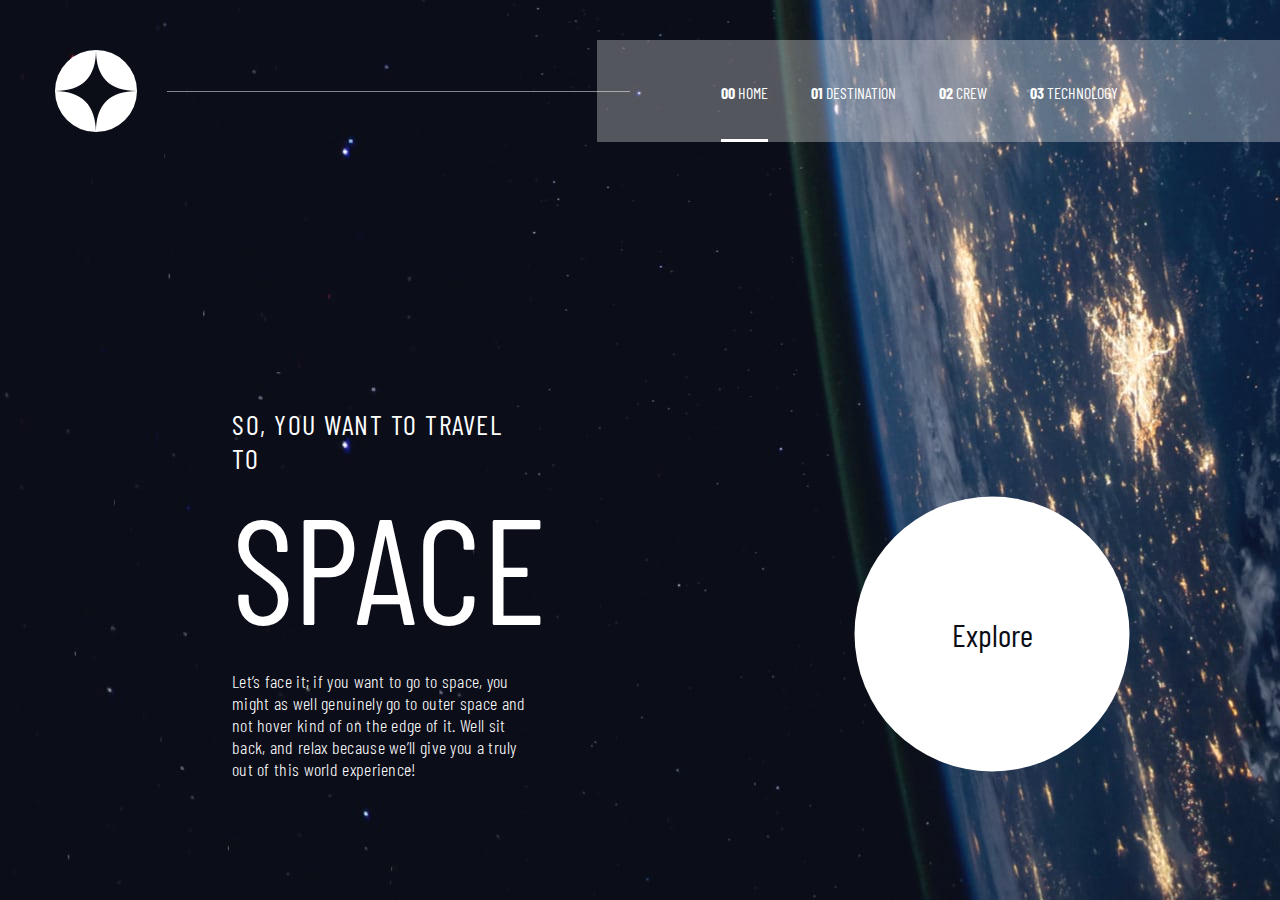
<file: index.html>
<!DOCTYPE html>
<html lang="en">
<head>
  <meta charset="UTF-8">
  <meta name="viewport" content="width=device-width, initial-scale=1.0">

  <link rel="icon" type="image/png" sizes="32x32" href="./assets/favicon-32x32.png">
  <link rel="stylesheet" href="app/css/style.css">
  <link href="https://fonts.googleapis.com/css2?family=Barlow+Condensed:wght@400;700&display=swap" rel="stylesheet">

  <script defer src="app/js/script.js"></script>
  
  <title>Frontend Mentor | Space tourism website</title>
</head>
<body class="bg_home">
  <div>
    <div class="mobile_menu mobile_menu_hidden">
      <div onclick="toggleMobileMenu()" class="menu_toggle">X</div>
      <div class="mobile_menu_container">
        <ul>
          <li onclick="toggleMobileMenu()" class="mobile_menu_selected"><a href="index.html"><p>00 <span>Home</span></p></a></li>
          <li onclick="toggleMobileMenu()"><a href="destination.html"><p>01 <span>Destination</span></p></a></li>
          <li onclick="toggleMobileMenu()"><a href="crew.html"><p>02 <span>Crew</span></p></a></li>
          <li onclick="toggleMobileMenu()"><a href="technology.html"><p>03 <span>Technology</span></p></a></li>
        </ul>
      </div>
  </div>
    <div class="header">
      <img src="assets/shared/logo.svg" alt="logo" class="logo">
      <div class="nav_line"></div>
      <nav class="nav">
        <ul>
          <li class="selected_nav_item"><a href="index.html"><p class="nav_item_number">00 <span>Home</span></p></a></li>
          <li><a href="destination.html"><p class="nav_item_number">01 <span>Destination</span></p></a></li>
          <li><a href="crew.html"><p class="nav_item_number">02 <span>Crew</span></p></a></li>
          <li><a href="technology.html"><p class="nav_item_number">03 <span>Technology</span></p></a></li>
        </ul>
      </nav>
      <img onclick="toggleMobileMenu()" src="./assets/shared/icon-hamburger.svg" alt="hame menu" class="ham_menu">
    </div>
    <div class="home_page">
      <div class="left_block">
        <div class="content">
          <p class="subheading">So, you want to travel to</p>
          <p class="heading">Space</p>
          <p class="details">Let’s face it; if you want to go to space, you might as well genuinely go to 
            outer space and not hover kind of on the edge of it. Well sit back, and relax 
            because we’ll give you a truly out of this world experience!</p>
        </div>
      </div>
      <div class="right_block">
        <div class="explore">
          <div class="explore2">
            Explore
          </div>
        </div>
      </div>
    </div>
  </div>

  <!-- 00 Home
  01 Destination
  02 Crew
  03 Technology

  So, you want to travel to
  Space
  Let’s face it; if you want to go to space, you might as well genuinely go to 
  outer space and not hover kind of on the edge of it. Well sit back, and relax 
  because we’ll give you a truly out of this world experience! -->
</body>
</html>
</file>
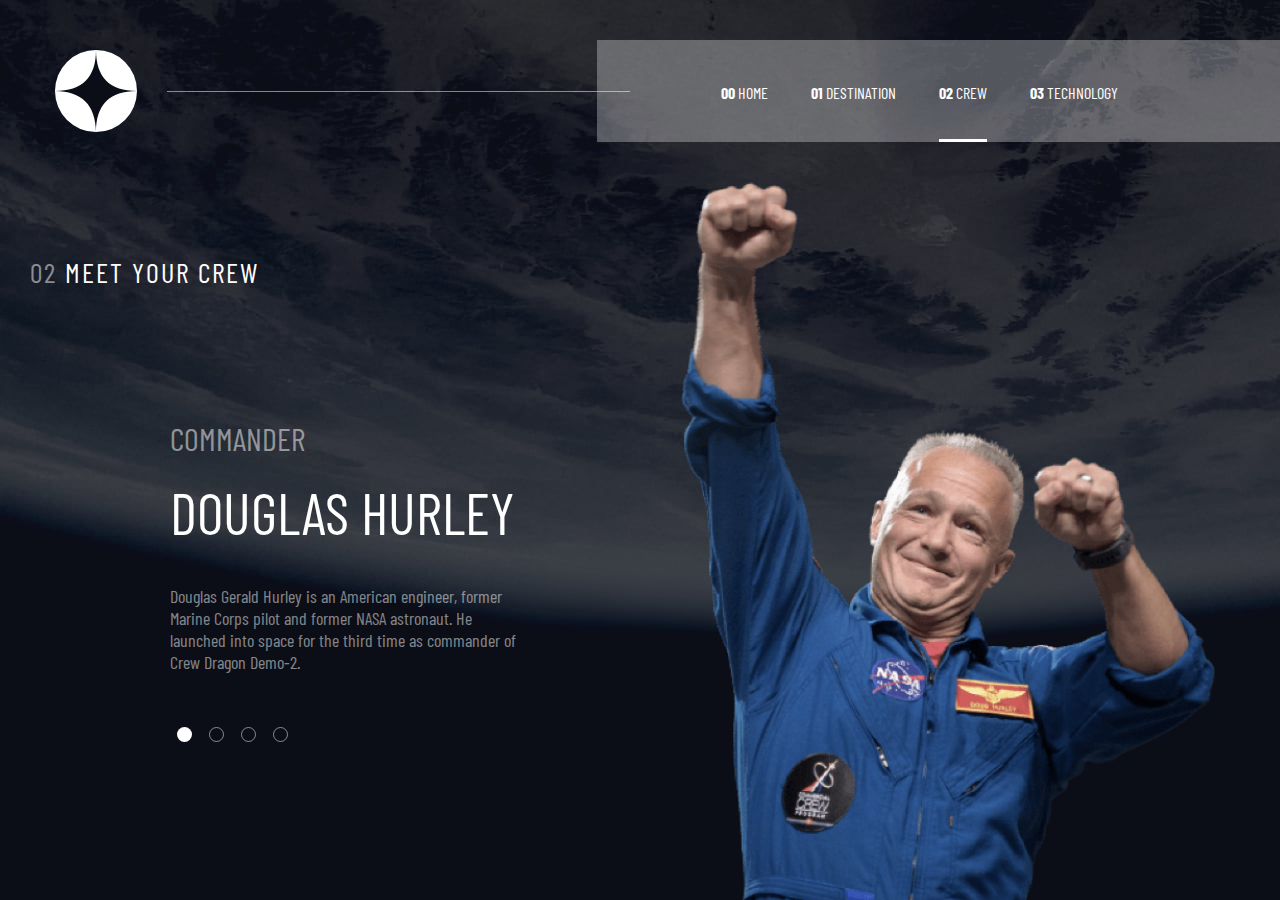
<file: crew.html>
<!DOCTYPE html>
<html lang="en">
<head>
    <meta charset="UTF-8">
    <meta http-equiv="X-UA-Compatible" content="IE=edge">
    <meta name="viewport" content="width=device-width, initial-scale=1.0">
    <title>Document</title>
    <link rel="stylesheet" href="app/css/style.css">
    <link href="https://fonts.googleapis.com/css2?family=Barlow+Condensed:wght@400;700&display=swap" rel="stylesheet">

    <script defer src="app/js/script.js"></script>
</head>
<body class="bg_crew">
    <div>
        <div class="mobile_menu mobile_menu_hidden">
            <div onclick="toggleMobileMenu()" class="menu_toggle">X</div>
            <div class="mobile_menu_container">
              <ul>
                <li onclick="toggleMobileMenu()" class="mobile_menu_selected"><a href="index.html"><p>00 <span>Home</span></p></a></li>
                <li onclick="toggleMobileMenu()"><a href="destination.html"><p>01 <span>Destination</span></p></a></li>
                <li onclick="toggleMobileMenu()"><a href="crew.html"><p>02 <span>Crew</span></p></a></li>
                <li onclick="toggleMobileMenu()"><a href="technology.html"><p>03 <span>Technology</span></p></a></li>
              </ul>
            </div>
        </div>
        <div class="header">
            <img src="assets/shared/logo.svg" alt="logo" class="logo">
            <div class="nav_line"></div>
            <nav class="nav">
              <ul>
                <li ><a href="index.html"><p class="nav_item_number">00 <span>Home</span></p></a></li>
                <li><a href="destination.html"><p class="nav_item_number">01 <span>Destination</span></p></a></li>
                <li class="selected_nav_item"><a href="crew.html"><p class="nav_item_number">02 <span>Crew</span></p></a></li>
                <li><a href="technology.html"><p class="nav_item_number">03 <span>Technology</span></p></a></li>
              </ul>
            </nav>
            <img onclick="toggleMobileMenu()" src="./assets/shared/icon-hamburger.svg" alt="hame menu" class="ham_menu">
          </div>
          <div class="crew_page">
            <div class="subheading"><span>02</span> Meet your crew</div>
            <div class="crew_page_container">
                <div class="left_block">
                    <div class="left_box">
                        <div class="crew_details_box">
                            <div class="crew_member_post">Commander</div>
                            <div class="crew_member_name">Douglas Hurley</div>
                            <p class="crew_member_desc">Douglas Gerald Hurley is an American engineer, former Marine Corps pilot 
                                and former NASA astronaut. He launched into space for the third time as 
                                commander of Crew Dragon Demo-2.</p>
                        </div>
                        <div class="crew_selection_panel">
                            <ul>
                                <div onclick="selectCrew(0)" id="crew_member_1" class="crew_selection_dot crew_member_selected"></div>
                                <div onclick="selectCrew(1)" id="crew_member_2" class="crew_selection_dot "></div>
                                <div onclick="selectCrew(2)" id="crew_member_3" class="crew_selection_dot "></div>
                                <div onclick="selectCrew(3)" id="crew_member_4" class="crew_selection_dot "></div>
                            </ul>
                        </div>
                    </div>
                </div>
                <div class="right_block">
                    <img id="crew_member_img" src="./assets/crew/image-douglas-hurley.png" alt="Douglas Hurley" class="crew_member_img">
                </div>
            </div>
          </div>
    </div>
</body>
</html>
</file>
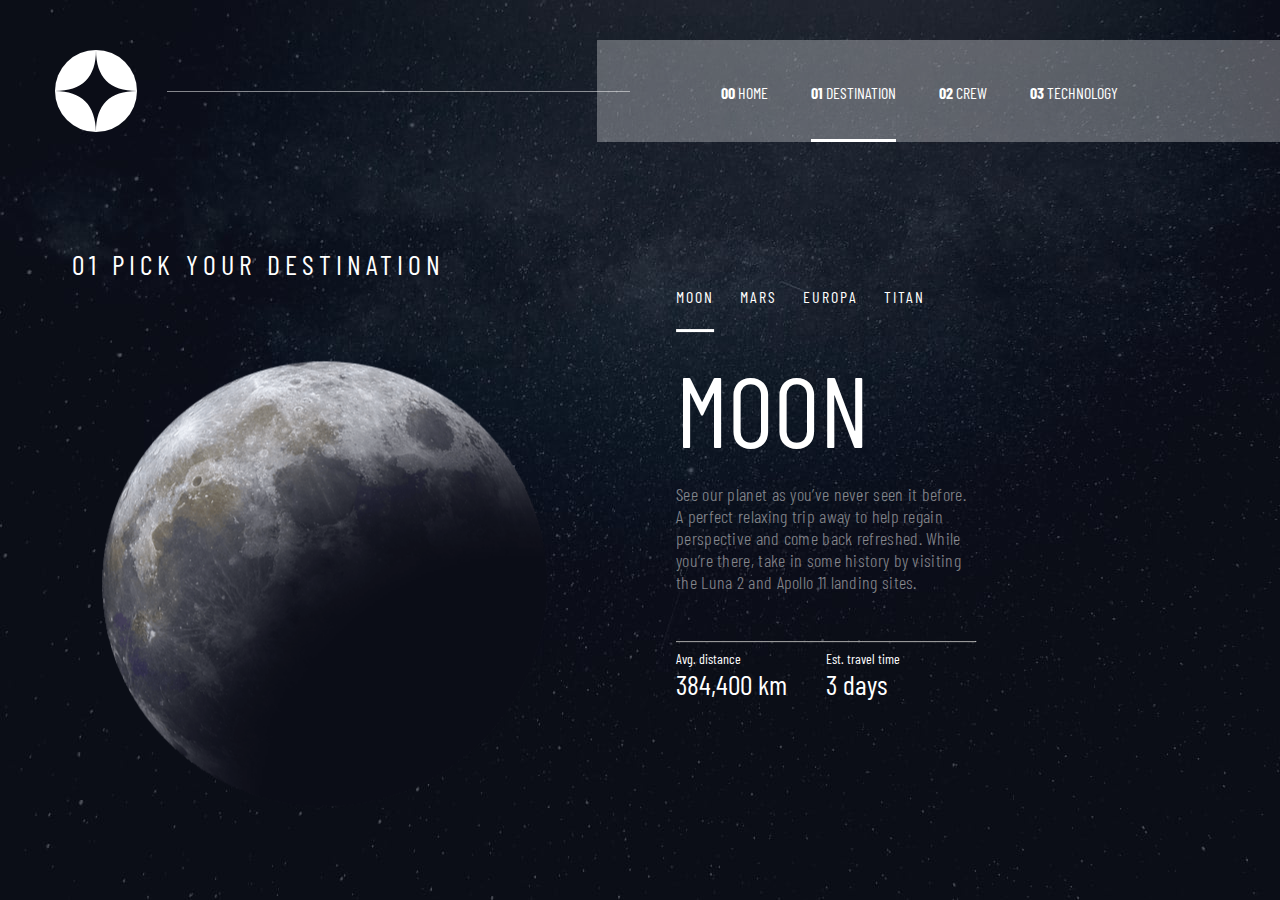
<file: destination.html>
<!DOCTYPE html>
<html lang="en">
<head>
    <meta charset="UTF-8">
    <meta http-equiv="X-UA-Compatible" content="IE=edge">
    <meta name="viewport" content="width=device-width, initial-scale=1.0">

    <link rel="stylesheet" href="app/css/style.css">
  <link href="https://fonts.googleapis.com/css2?family=Barlow+Condensed:wght@400;700&display=swap" rel="stylesheet">

  <script defer src="app/js/script.js"></script>

    <title>Document</title>
</head>
<body class="bg_destination">
    <div>
        <div class="mobile_menu mobile_menu_hidden">
            <div onclick="toggleMobileMenu()" class="menu_toggle">X</div>
            <div class="mobile_menu_container">
              <ul>
                <li onclick="toggleMobileMenu()" class="mobile_menu_selected"><a href="index.html"><p>00 <span>Home</span></p></a></li>
                <li onclick="toggleMobileMenu()"><a href="destination.html"><p>01 <span>Destination</span></p></a></li>
                <li onclick="toggleMobileMenu()"><a href="crew.html"><p>02 <span>Crew</span></p></a></li>
                <li onclick="toggleMobileMenu()"><a href="technology.html"><p>03 <span>Technology</span></p></a></li>
              </ul>
            </div>
        </div>
        <div class="header">
            <img src="assets/shared/logo.svg" alt="logo" class="logo">
            <div class="nav_line"></div>
            <nav class="nav">
              <ul>
                <li ><a href="index.html"><p class="nav_item_number">00 <span>Home</span></p></a></li>
                <li class="selected_nav_item"><a href="destination.html"><p class="nav_item_number">01 <span>Destination</span></p></a></li>
                <li><a href="crew.html"><p class="nav_item_number">02 <span>Crew</span></p></a></li>
                <li><a href="technology.html"><p class="nav_item_number">03 <span>Technology</span></p></a></li>
              </ul>
            </nav>
            <img onclick="toggleMobileMenu()" src="./assets/shared/icon-hamburger.svg" alt="hame menu" class="ham_menu">
        </div>
        <!-- body -->
        <div class="destination_page">
            <div class="left_block">
                <div class="left_block_container">
                    <div class="subheading">
                        01 Pick your destination
                    </div>
                    <img id="planet_img" src="./assets/destination/image-moon.png" alt="Moon" class="planet_img">
                </div>
            </div>
            <div class="right_block">
                <div class="container">
                    <div class="planet_selector_list">
                        <ul>
                            <li id="moon" onclick="selectPlanet('moon')" class="selected_planet">Moon</li>
                            <li id="mars" onclick="selectPlanet('mars')">Mars</li>
                            <li id="europa" onclick="selectPlanet('europa')">Europa</li>
                            <li id="titan" onclick="selectPlanet('titan')">Titan</li>
                        </ul>
                    </div>
                    <div class="planet">
                        <div class="planet_title">Moon</div>
                        <div class="planet_desc">
                            See our planet as you’ve never seen it before. A perfect relaxing trip away to help 
  regain perspective and come back refreshed. While you’re there, take in some history by visiting the Luna 2 and Apollo 11 landing sites.
                        </div>
                        <hr size="1">
                        <div class="planet_details_container">
                            <div class="planet_distances">
                               <span class="subh2 d_block">Avg. distance</span>
                                <span class="planet_avg_dis subh1 d_block">384,400 km</span> 
                            </div>
                            <div class="planet_travel_times">
                                <span class="  subh2 d_block">Est. travel time</span>
                                <span class="planet_est_time subh1 d_block">3 days</span> 
                            </div>
                        </div>
                    </div>
                </div>
            </div>
        </div>
    </div>
</body>
</html>
</file>
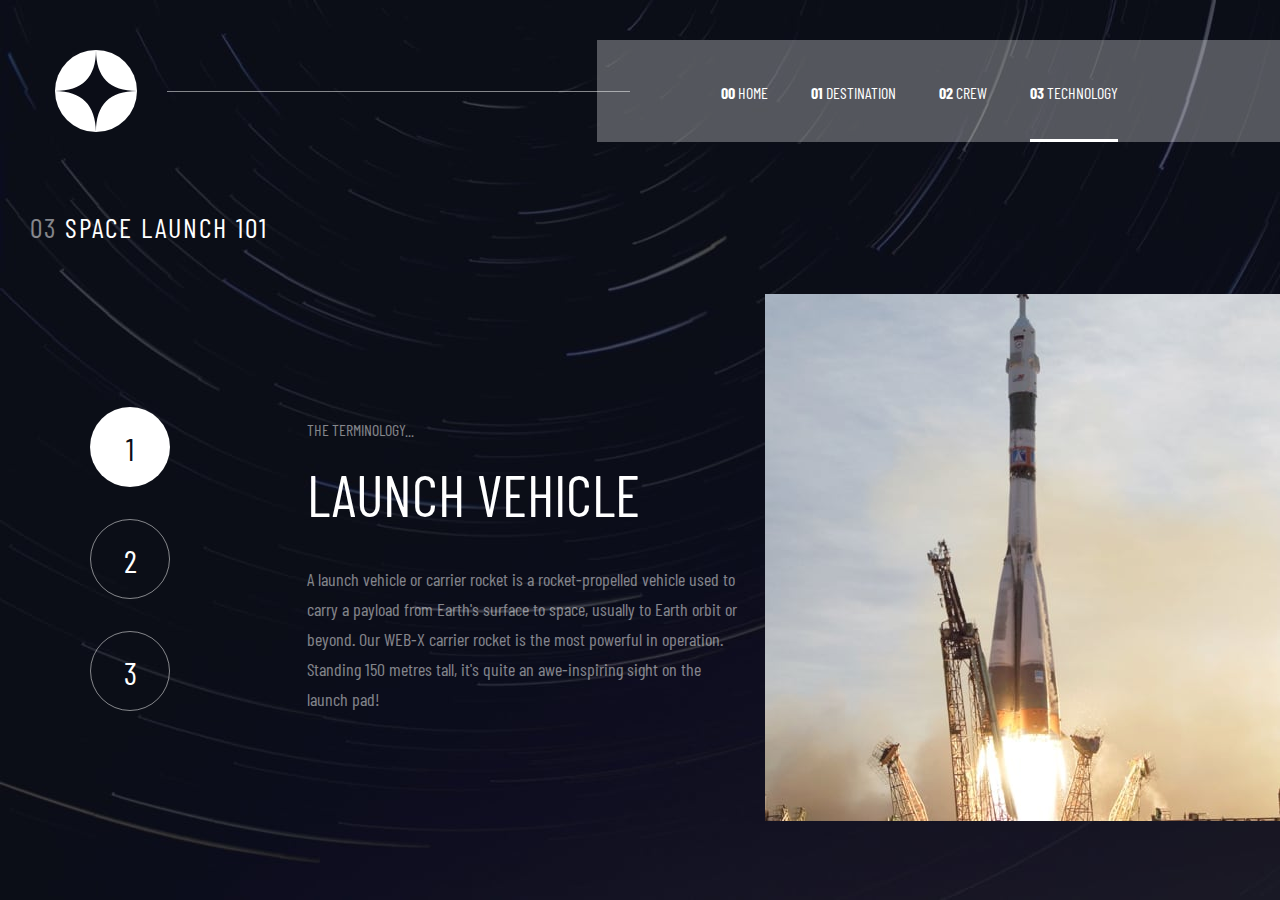
<file: technology.html>
<!DOCTYPE html>
<html lang="en">
<head>
    <meta charset="UTF-8">
    <meta http-equiv="X-UA-Compatible" content="IE=edge">
    <meta name="viewport" content="width=device-width, initial-scale=1.0">
    <title>Document</title>

    <link rel="stylesheet" href="app/css/style.css">
    <link href="https://fonts.googleapis.com/css2?family=Barlow+Condensed:wght@400;700&display=swap" rel="stylesheet">

    <script defer src="app/js/script.js"></script>
</head>
<body class="bg_technology">
    <div>
      <div class="mobile_menu mobile_menu_hidden">
        <div onclick="toggleMobileMenu()" class="menu_toggle">X</div>
        <div class="mobile_menu_container">
          <ul>
            <li onclick="toggleMobileMenu()" class="mobile_menu_selected"><a href="index.html"><p>00 <span>Home</span></p></a></li>
            <li onclick="toggleMobileMenu()"><a href="destination.html"><p>01 <span>Destination</span></p></a></li>
            <li onclick="toggleMobileMenu()"><a href="crew.html"><p>02 <span>Crew</span></p></a></li>
            <li onclick="toggleMobileMenu()"><a href="technology.html"><p>03 <span>Technology</span></p></a></li>
          </ul>
        </div>
    </div>
        <div class="header">
            <img src="assets/shared/logo.svg" alt="logo" class="logo">
            <div class="nav_line"></div>
            <nav class="nav">
              <ul>
                <li ><a href="index.html"><p class="nav_item_number">00 <span>Home</span></p></a></li>
                <li><a href="destination.html"><p class="nav_item_number">01 <span>Destination</span></p></a></li>
                <li><a href="crew.html"><p class="nav_item_number">02 <span>Crew</span></p></a></li>
                <li class="selected_nav_item"><a href="technology.html"><p class="nav_item_number">03 <span>Technology</span></p></a></li>
              </ul>
            </nav>
            <img onclick="toggleMobileMenu()" src="./assets/shared/icon-hamburger.svg" alt="hame menu" class="ham_menu">
          </div>
          <div class="page_technology">
            <div class="subheading"><span>03</span> Space launch 101</div>
            <div class="page_technology_container">
                <div class="selection">
                    <div onclick="selectTech(0)" id="tech_select_1" class="selection_circle tech_selected">1</div>
                    <div onclick="selectTech(1)" id="tech_select_2" class="selection_circle ">2</div>
                    <div onclick="selectTech(2)" id="tech_select_3" class="selection_circle ">3</div>
                </div>
                <div class="details_container">
                    <div class="tech_details_terminology">The terminology...</div>
                    <div class="tech_details_name">Launch vehicle</div>
                    <p class="tech_details_desc">A launch vehicle or carrier rocket is a rocket-propelled vehicle used to carry a 
                        payload from Earth's surface to space, usually to Earth orbit or beyond. Our 
                        WEB-X carrier rocket is the most powerful in operation. Standing 150 metres tall, 
                        it's quite an awe-inspiring sight on the launch pad!</p>
                </div>
                <div class="tech_img">
                    <img id="tech_img" src="./assets/technology/image-launch-vehicle-portrait.jpg" alt="terminology pic">
                </div>
            </div>
          </div>
    </div>
</body>
</html>
</file>
<file: app/css/style.css>
html {
  box-sizing: border-box;
  height: 100%;
}

body {
  margin: 0;
  height: 100%;
}

*, *::before, *::after {
  position: relative;
  box-sizing: inherit;
  font-family: "Barlow Condensed", sans-serif;
}

.subh1 {
  font-size: 28px;
}

.subh2 {
  font-size: 14px;
}

.d_block {
  display: block;
}

.bg_home {
  background-image: url("../../assets/home/background-home-desktop.jpg");
  background-size: cover;
  background-attachment: fixed;
  width: 100vw;
  height: 100vh;
  margin: 0;
}

.home_page {
  margin: 0px;
  position: relative;
  top: 20vh;
  width: 100vw;
  display: flex;
}
.home_page .left_block {
  display: block;
  width: 50%;
  height: auto;
}
.home_page .left_block .content {
  padding: 20px;
  top: 100%;
  left: 60%;
  transform: translate(-50%, -50%);
  color: rgb(255, 255, 255);
  max-width: 344px;
}
.home_page .left_block .content .subheading {
  text-transform: uppercase;
  margin: 0;
  font-size: 28px;
  letter-spacing: 1.5px;
  font-weight: 400;
}
.home_page .left_block .content .heading {
  text-transform: uppercase;
  margin: 0;
  font-size: 150px;
}
.home_page .left_block .content .details {
  margin: 0;
  margin-top: 15px;
  font-size: 18px;
  font-weight: 300;
  letter-spacing: 0.3px;
}
.home_page .right_block {
  display: block;
  height: auto;
  width: 50%;
  color: rgb(11, 13, 23);
  font-size: 32px;
}
.home_page .right_block .explore {
  margin: 0;
  width: 375px;
  height: 375px;
  top: 110%;
  left: 55%;
  transform: translate(-50%, -50%);
  padding: 50px 50px;
  background-color: transparent;
  border: none;
  border-radius: 50%;
  cursor: pointer;
}
.home_page .right_block .explore:hover {
  background-color: rgba(255, 255, 255, 0.5);
}
.home_page .right_block .explore2 {
  margin: 0;
  width: 275px;
  height: 275px;
  background-color: rgb(255, 255, 255);
  border: none;
  border-radius: 50%;
  text-align: center;
  vertical-align: middle;
  line-height: 275px;
}

.header {
  position: absolute;
  width: 100%;
  display: flex;
  justify-content: end;
  align-items: center;
  padding-top: 40px;
  padding-bottom: 40px;
  padding-left: 0px;
  padding-right: 0px;
}
.header .logo {
  margin-left: 55px;
  margin-right: auto;
  width: 6.4vw;
  height: auto;
  cursor: pointer;
}
.header .nav_line {
  display: block;
  width: auto;
  flex: auto;
  margin-right: -33px;
  margin-left: 30px;
  height: 1px;
  background-color: rgba(255, 255, 255, 0.5);
}
.header .nav {
  padding-left: 124px;
  padding-right: 162px;
  padding-top: 0px;
  padding-bottom: 0px;
  height: auto;
  background-color: rgba(255, 255, 255, 0.3);
  overflow: visible;
}
.header .nav ul {
  list-style: none;
  text-transform: uppercase;
  background-color: greeb;
  margin: 0px;
  padding: 0;
}
.header .nav ul li {
  display: inline-block;
  font-size: 16px;
  padding-top: 43px;
  padding-bottom: 37px;
  margin-left: 0px;
}
.header .nav ul li:not(:last-child) {
  margin-right: 40px;
}
.header .nav ul li a {
  text-decoration: none;
}
.header .nav ul li:hover::after {
  content: "";
  left: 0;
  right: 0;
  bottom: -37px;
  display: block;
  height: 3px;
  background-color: rgb(255, 255, 255);
  opacity: 0.6;
}
.header .nav ul .selected_nav_item::after {
  content: "";
  left: 0;
  right: 0;
  bottom: -37px;
  display: block;
  height: 3px;
  background-color: white;
}
.header .nav ul .nav_item_number {
  display: inline;
  color: rgb(255, 255, 255);
  font-weight: 700;
}
.header .nav ul .nav_item_number span {
  font-weight: 400;
}
.header .ham_menu {
  display: none;
}

.mobile_menu_hidden {
  width: 0px !important;
}

.mobile_menu {
  visibility: hidden;
  position: fixed;
  top: 0;
  right: 0;
  width: 70vw;
  height: 100vh;
  background-color: transparent;
  z-index: 3;
  transition: width 300ms ease-in-out;
}
.mobile_menu::before {
  content: "";
  position: absolute;
  width: 100%;
  height: 100%;
  -webkit-backdrop-filter: blur(30px);
          backdrop-filter: blur(30px);
  z-index: 0;
}
.mobile_menu .menu_toggle {
  color: rgb(255, 255, 255);
  font-size: 28px;
  margin-left: auto;
  margin-right: 28px;
  margin-top: 32px;
  text-align: right;
}
.mobile_menu .mobile_menu_container {
  padding-left: 34px;
  margin-top: 65px;
}
.mobile_menu .mobile_menu_container ul {
  margin: 0;
  padding: 0;
  list-style: none;
}
.mobile_menu .mobile_menu_container ul .mobile_menu_selected {
  border-right: 5px solid rgb(255, 255, 255);
}
.mobile_menu .mobile_menu_container ul li {
  display: block;
  padding-top: 16px;
  padding-bottom: 16px;
}
.mobile_menu .mobile_menu_container ul li a {
  text-decoration: none;
}
.mobile_menu .mobile_menu_container ul li p {
  padding: 0;
  margin: 0;
  font-size: 16px;
  text-transform: uppercase;
  color: rgb(255, 255, 255);
  letter-spacing: 3px;
  font-weight: 700;
}
.mobile_menu .mobile_menu_container ul li p span {
  color: rgb(255, 255, 255);
  font-weight: 400;
}

@media (max-width: 768px) {
  .mobile_menu {
    visibility: hidden;
  }
  .bg_home {
    background-image: url("../../assets/home/background-home-tablet.jpg") !important;
    height: 100% !important;
  }
  .header {
    padding-top: 0px;
  }
  .header .logo {
    margin-left: 40px;
  }
  .header .nav_line {
    display: none;
  }
  .header .nav {
    padding-left: 50px;
    padding-right: 50px;
  }
  .header .nav ul li:not(:last-child) {
    margin-right: 28px;
  }
  .header .ham_menu {
    display: none;
  }
  .home_page {
    display: block !important;
  }
  .home_page .left_block {
    width: 100% !important;
  }
  .home_page .left_block .content {
    top: 0 !important;
    left: 50% !important;
    transform: translate(-50%) !important;
    max-width: 450px !important;
  }
  .home_page .left_block .subheading {
    text-align: center;
  }
  .home_page .left_block .heading {
    text-align: center;
  }
  .home_page .left_block .details {
    text-align: center;
  }
  .home_page .right_block {
    width: 100% !important;
    padding-bottom: 60px;
  }
  .home_page .right_block .explore {
    left: 50%;
    transform: translate(-50%);
  }
  .bg_destination {
    background-image: url("../../assets/destination/background-destination-tablet.jpg");
    height: 100% !important;
  }
  .destination_page {
    display: block !important;
    top: 20vh !important;
  }
  .destination_page .left_block {
    width: 100% !important;
    height: auto !important;
    display: block;
    margin: 0 !important;
  }
  .destination_page .left_block .left_block_container {
    position: relative;
    height: auto !important;
    transform: translate(0) !important;
  }
  .destination_page .left_block .left_block_container .subheading {
    padding-left: 30px;
    padding-bottom: 20px;
  }
  .destination_page .left_block .left_block_container .planet_img {
    left: 50% !important;
    max-width: 60vw !important;
    max-height: 60vw !important;
    padding: 20px !important;
  }
  .destination_page .right_block {
    width: 100% !important;
    height: auto !important;
    display: block;
    margin: 0 !important;
  }
  .destination_page .right_block .container {
    width: auto !important;
    left: 0;
    transform: translate(0) !important;
    margin: 40px !important;
    padding-bottom: 70px;
  }
  .destination_page .right_block .container .planet {
    max-width: 444px !important;
    left: 50% !important;
    transform: translate(-50%) !important;
  }
  .destination_page .right_block .container .planet .planet_title {
    text-align: center;
  }
  .destination_page .right_block .container .planet .planet_desc {
    text-align: center;
  }
  .destination_page .right_block .container .planet_selector_list {
    display: flex !important;
    justify-content: space-around;
    align-items: center;
  }
  .destination_page .right_block .container .planet_details_container {
    justify-content: space-evenly !important;
  }
  .destination_page .right_block .container .planet_details_container .planet_distances {
    display: block;
    position: relative;
    width: 50%;
    text-align: center;
  }
  .destination_page .right_block .container .planet_details_container .planet_travel_times {
    display: block;
    position: relative;
    width: 50%;
    text-align: center;
  }
  .bg_crew {
    background-image: url("../../assets/crew/background-crew-tablet.jpg") !important;
  }
  .crew_page {
    display: block !important;
  }
  .crew_page .left_block {
    width: 100% !important;
  }
  .crew_page .left_block .left_box {
    padding-left: 20px !important;
    max-width: 520px !important;
  }
  .crew_page .left_block .left_box .crew_details_box {
    padding-top: 50px !important;
    padding-bottom: 40px !important;
  }
  .crew_page .left_block .left_box .crew_details_box .crew_member_post {
    text-align: center;
  }
  .crew_page .left_block .left_box .crew_details_box .crew_member_name {
    text-align: center;
  }
  .crew_page .left_block .left_box .crew_details_box .crew_member_desc {
    text-align: center;
  }
  .crew_page .left_block .left_box .crew_selection_panel {
    display: flex !important;
    justify-content: space-around !important;
    align-items: center !important;
  }
  .crew_page .right_block {
    width: 100% !important;
  }
  .crew_page .right_block img {
    position: relative !important;
    width: 45vw !important;
    left: 50%;
    transform: translate(-50%) !important;
    padding-left: 0px !important;
  }
  .bg_technology {
    background-image: url("../../assets/technology/background-technology-tablet.jpg") !important;
  }
  .page_technology {
    top: 10vh !important;
  }
  .page_technology .subheading {
    font-size: 18px !important;
  }
  .page_technology .page_technology_container {
    flex-direction: column;
    padding-top: 0px !important;
  }
  .page_technology .page_technology_container .selection {
    flex: auto !important;
    order: 2 !important;
    flex-direction: row !important;
    padding-left: 0px !important;
    margin-top: 56px;
  }
  .page_technology .page_technology_container .selection .selection_circle {
    margin-bottom: 0px !important;
    margin: 10px !important;
  }
  .page_technology .page_technology_container .details_container {
    flex: auto;
    order: 3;
    padding: 30px 30px;
    padding-bottom: 80px;
  }
  .page_technology .page_technology_container .details_container .tech_details_terminology {
    padding-top: 0px !important;
    text-align: center;
  }
  .page_technology .page_technology_container .details_container .tech_details_name {
    padding-top: 20px;
    text-align: center;
  }
  .page_technology .page_technology_container .details_container .tech_details_desc {
    padding-top: 30px !important;
    text-align: center;
  }
  .page_technology .page_technology_container .tech_img {
    flex: auto !important;
    order: 1 !important;
    padding-left: 0px !important;
  }
  .page_technology .page_technology_container .tech_img img {
    width: 100% !important;
  }
}
@media (max-width: 375px) {
  .mobile_menu {
    visibility: visible;
  }
  .bg_home {
    background-image: url("../../assets/home/background-home-mobile.jpg") !important;
  }
  .header {
    padding: 24px;
  }
  .header .logo {
    margin-left: 0px;
  }
  .header .nav_line {
    display: none;
  }
  .header .nav {
    display: none;
  }
  .header .ham_menu {
    display: block;
  }
  .right_block {
    display: block;
  }
  .right_block .explore {
    width: 300px !important;
    height: 300px !important;
  }
  .right_block .explore2 {
    width: 200px !important;
    height: 200px !important;
    line-height: 200px !important;
  }
  .bg_destination .planet .planet_details_container {
    display: block !important;
  }
  .bg_destination .planet .planet_details_container .planet_distances {
    width: 100% !important;
    padding: 15px;
    left: 50%;
    transform: translate(-50%);
  }
  .bg_destination .planet .planet_details_container .planet_travel_times {
    width: 100% !important;
    padding: 15px;
    left: 50%;
    transform: translate(-50%);
  }
  .bg_crew {
    background-image: url("../../assets/crew/background-crew-mobile.jpg") !important;
  }
  .bg_crew .subheading {
    text-align: center !important;
    font-size: 16px !important;
  }
  .crew_page {
    top: 10vh !important;
    display: flex !important;
    flex-direction: column;
  }
  .crew_page .crew_page_container {
    flex-direction: column;
  }
  .crew_page .left_block {
    width: 100% !important;
    order: 2;
  }
  .crew_page .left_block .left_box {
    display: flex !important;
    flex-direction: column;
    max-width: 300px !important;
    padding-left: 0px !important;
    margin-top: 20px !important;
    border-top: 1px solid rgba(255, 255, 255, 0.5);
  }
  .crew_page .left_block .left_box .crew_details_box {
    order: 2;
    padding-top: 28px !important;
    padding-bottom: 6px !important;
  }
  .crew_page .left_block .left_box .crew_details_box .crew_member_post {
    font-size: 16px !important;
    padding-top: 0px !important;
  }
  .crew_page .left_block .left_box .crew_details_box .crew_member_name {
    font-size: 28px !important;
    padding-top: 10px !important;
  }
  .crew_page .left_block .left_box .crew_details_box .crew_member_desc {
    padding-top: 10px !important;
    margin: 0px !important;
  }
  .crew_page .left_block .left_box .crew_selection_panel {
    order: 1;
    padding-top: 20px !important;
    padding-bottom: 0px !important;
  }
  .crew_page .left_block .left_box .crew_selection_panel .crew_selection_dot {
    width: 10px !important;
    height: 10px !important;
    margin: 0px 4px !important;
  }
  .crew_page .right_block {
    width: 100% !important;
    order: 1;
  }
  .crew_page .right_block img {
    position: relative;
    width: 60vw !important;
    padding-top: 40px !important;
  }
  .bg_technology {
    background-image: url("../../assets/technology/background-technology-mobile.jpg") !important;
  }
  .page_technology {
    top: 5vh !important;
  }
  .page_technology .subheading {
    font-size: 16px !important;
  }
  .page_technology .page_technology_container {
    flex-direction: column;
    padding-top: 0px !important;
  }
  .page_technology .page_technology_container .selection {
    flex: auto !important;
    order: 2 !important;
    flex-direction: row !important;
    padding-left: 0px !important;
    margin-top: 56px;
  }
  .page_technology .page_technology_container .selection .selection_circle {
    margin-bottom: 0px !important;
    margin: 10px !important;
    width: 40px !important;
    height: 40px !important;
    font-size: 16px !important;
    line-height: 40px !important;
  }
  .page_technology .page_technology_container .details_container {
    flex: auto;
    order: 3;
    padding: 30px 30px !important;
    padding-bottom: 80px;
  }
  .page_technology .page_technology_container .details_container .tech_details_terminology {
    padding-top: 0px !important;
    text-align: center;
    font-size: 14px !important;
  }
  .page_technology .page_technology_container .details_container .tech_details_name {
    padding-top: 20px !important;
    text-align: center;
    font-size: 28px !important;
  }
  .page_technology .page_technology_container .details_container .tech_details_desc {
    padding-top: 30px !important;
    text-align: center;
    font-size: 16px !important;
  }
  .page_technology .page_technology_container .tech_img {
    flex: auto !important;
    order: 1 !important;
    padding-left: 0px !important;
  }
  .page_technology .page_technology_container .tech_img img {
    width: 100% !important;
  }
}
.bg_destination {
  background-image: url("../../assets/destination/background-destination-desktop.jpg");
  background-size: cover;
  background-attachment: fixed;
  background-repeat: no-repeat;
  width: 100vw;
  height: 100vh;
  margin: 0px;
  padding: 0;
}

.destination_page {
  top: 20vh;
  display: flex;
  align-items: center;
  flex-wrap: wrap;
  width: 100%;
}
.destination_page .left_block {
  width: 50%;
  height: 80vh;
  display: block;
  margin: 0;
}
.destination_page .left_block .left_block_container {
  position: relative;
  width: 47vw;
  height: auto;
  left: 0;
  top: 0;
  transform: translate(12%, 12%);
}
.destination_page .left_block .subheading {
  padding-bottom: 0px;
  text-transform: uppercase;
  font-size: 28px;
  color: rgb(255, 255, 255);
  letter-spacing: 5px;
}
.destination_page .left_block .planet_img {
  margin: 0px;
  max-width: 42vw;
  max-height: 42vw;
  padding-left: 30px;
  padding-top: 80px;
}
.destination_page .right_block {
  width: 50%;
  height: 80vh;
  display: block;
  margin: 0;
}
.destination_page .right_block .container {
  width: 47vw;
  height: auto;
  transform: translate(6%, 22%);
}
.destination_page .right_block .container .planet_selector_list {
  color: rgb(255, 255, 255);
  display: block;
  width: auto;
  height: auto;
}
.destination_page .right_block .container .planet_selector_list ul {
  list-style: none;
  padding: 0;
}
.destination_page .right_block .container .planet_selector_list ul li {
  display: inline-block;
  padding-bottom: 23px;
  text-transform: uppercase;
  font-size: 16px;
  letter-spacing: 2px;
  cursor: pointer;
}
.destination_page .right_block .container .planet_selector_list ul li:not(:last-child) {
  margin-right: 23px;
}
.destination_page .right_block .container .planet_selector_list ul li:hover::after {
  content: "";
  left: 0;
  right: 0;
  bottom: -23px;
  display: block;
  height: 3px;
  background-color: rgb(255, 255, 255);
  opacity: 0.6;
}
.destination_page .right_block .container .planet_selector_list ul .selected_planet:after {
  content: "";
  left: 0;
  right: 0;
  bottom: -23px;
  display: block;
  height: 3px;
  background-color: rgb(255, 255, 255);
  opacity: 1;
}
.destination_page .right_block .container .planet {
  max-width: 300px;
  display: block;
  color: rgb(255, 255, 255);
}
.destination_page .right_block .container .planet .planet_title {
  font-size: 100px;
  text-transform: uppercase;
}
.destination_page .right_block .container .planet .planet_desc {
  color: rgba(255, 255, 255, 0.5);
  font-size: 18px;
  font-weight: 300;
  letter-spacing: 0.3px;
  padding-top: 15px;
  padding-bottom: 40px;
}
.destination_page .right_block .container .planet hr {
  background-color: rgba(255, 255, 255, 0.5);
}
.destination_page .right_block .container .planet .planet_details_container {
  position: relative;
  display: flex;
  justify-content: left;
  align-items: flex-start;
}
.destination_page .right_block .container .planet .planet_details_container .planet_distances {
  display: block;
  position: relative;
  width: 50%;
}
.destination_page .right_block .container .planet .planet_details_container .planet_travel_times {
  display: block;
  position: relative;
  width: 50%;
}

.bg_crew {
  background-image: url("../../assets/crew/background-crew-desktop.jpg");
  background-size: cover;
  background-attachment: fixed;
  width: 100vw;
  height: 100vh;
  margin: 0;
}
.bg_crew .subheading {
  font-size: 28px;
  color: rgb(255, 255, 255);
  text-transform: uppercase;
  letter-spacing: 2px;
  padding: 30px;
}
.bg_crew .subheading span {
  color: rgba(255, 255, 255, 0.5);
}

.crew_page {
  top: 25vh;
  display: block;
}
.crew_page .crew_page_container {
  display: flex;
}
.crew_page .left_block {
  width: 50%;
}
.crew_page .left_block .left_box {
  max-width: 400px;
  padding-left: 50px;
  left: 50%;
  transform: translate(-50%);
}
.crew_page .left_block .left_box .crew_details_box {
  padding-top: 80px;
  padding-bottom: 35px;
}
.crew_page .left_block .left_box .crew_details_box .crew_member_post {
  color: rgba(255, 255, 255, 0.5);
  font-size: 32px;
  text-transform: uppercase;
  padding-top: 20px;
}
.crew_page .left_block .left_box .crew_details_box .crew_member_name {
  color: rgb(255, 255, 255);
  font-size: 58px;
  text-transform: uppercase;
  padding-top: 20px;
}
.crew_page .left_block .left_box .crew_details_box .crew_member_desc {
  font-size: 18px;
  color: rgba(255, 255, 255, 0.5);
  padding-top: 20px;
}
.crew_page .left_block .left_box .crew_selection_panel {
  display: flex;
  padding-bottom: 70px;
}
.crew_page .left_block .left_box .crew_selection_panel ul {
  padding: 0px;
  margin: 0px;
}
.crew_page .left_block .left_box .crew_selection_panel .crew_selection_dot {
  display: inline-block;
  width: 15px;
  height: 15px;
  border: 1px solid rgba(255, 255, 255, 0.5);
  background-color: transparent;
  border-radius: 50%;
  margin: 0px 7px;
  cursor: pointer;
}
.crew_page .left_block .left_box .crew_selection_panel .crew_member_selected {
  background-color: rgb(255, 255, 255);
}
.crew_page .right_block {
  width: 50%;
}
.crew_page .right_block img {
  position: fixed;
  bottom: -12px;
  width: 45vw;
  height: auto;
  padding-left: 40px;
}

.bg_technology {
  background-image: url("../../assets/technology/background-technology-desktop.jpg");
  background-size: cover;
  background-attachment: fixed;
  width: 100vw;
  height: 100vh;
  margin: 0;
}

.page_technology {
  top: 20vh;
}
.page_technology .subheading {
  font-size: 28px;
  color: rgb(255, 255, 255);
  text-transform: uppercase;
  letter-spacing: 2px;
  padding: 30px;
}
.page_technology .subheading span {
  color: rgba(255, 255, 255, 0.5);
}
.page_technology .page_technology_container {
  display: flex;
  align-items: center;
  padding-top: 20px;
}
.page_technology .page_technology_container .selection {
  flex: 1;
  order: 1;
  display: flex;
  flex-direction: column;
  padding-left: 90px;
}
.page_technology .page_technology_container .selection .selection_circle {
  width: 80px;
  height: 80px;
  border-radius: 50%;
  border: 1px solid rgba(255, 255, 255, 0.5);
  background-color: transparent;
  font-size: 32px;
  color: rgb(255, 255, 255);
  text-align: center;
  vertical-align: center;
  line-height: 80px;
  cursor: pointer;
}
.page_technology .page_technology_container .selection .selection_circle:not(:last-child) {
  margin-bottom: 32px;
}
.page_technology .page_technology_container .selection .tech_selected {
  background-color: rgb(255, 255, 255);
  color: rgb(11, 13, 23);
}
.page_technology .page_technology_container .details_container {
  flex: 2;
  order: 2;
}
.page_technology .page_technology_container .details_container .tech_details_terminology {
  padding-top: 15px;
  color: rgba(255, 255, 255, 0.5);
  font-size: 16px;
  text-transform: uppercase;
}
.page_technology .page_technology_container .details_container .tech_details_name {
  color: rgb(255, 255, 255);
  font-size: 58px;
  text-transform: uppercase;
  padding-top: 20px;
}
.page_technology .page_technology_container .details_container .tech_details_desc {
  margin: 0px;
  color: rgba(255, 255, 255, 0.5);
  font-size: 18px;
  padding-top: 35px;
  line-height: 30px;
}
.page_technology .page_technology_container .tech_img {
  flex: 2;
  order: 3;
  width: 100%;
  height: auto;
  padding-left: 25px;
}/*# sourceMappingURL=style.css.map */
</file>
